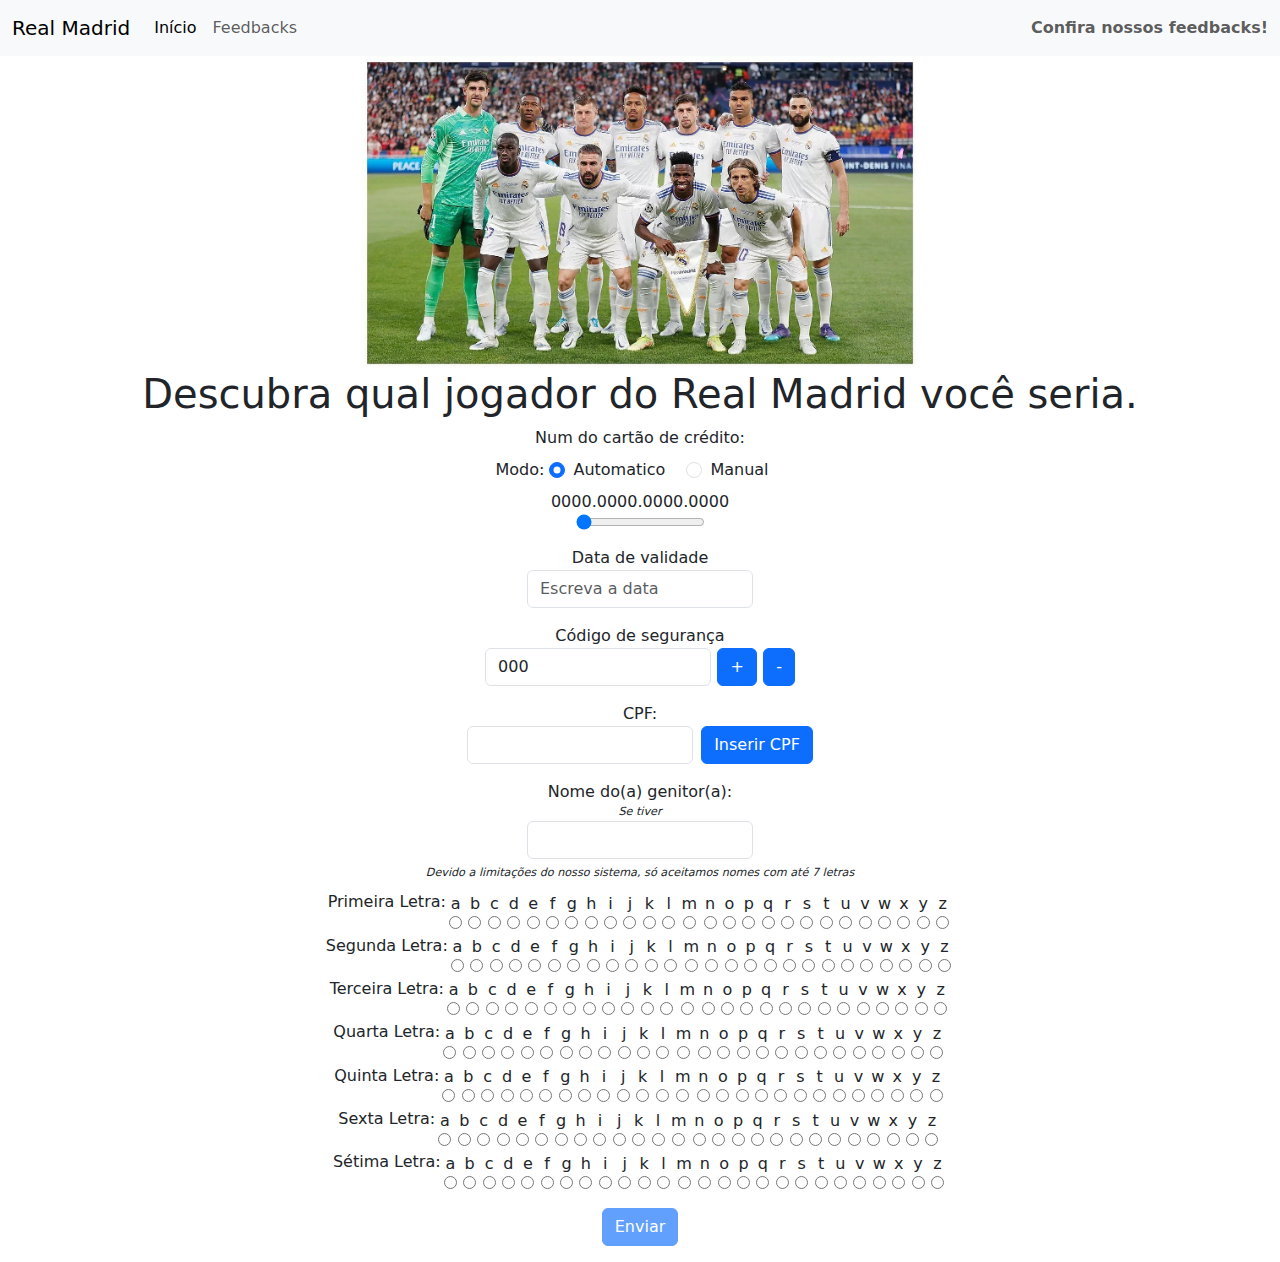
<file: s3/index.html>
<!DOCTYPE html>
<html lang="pt-br">

<head>
    <meta charset="UTF-8">
    <meta name="viewport" content="width=device-width, initial-scale=1.0">
    <link href="https://cdn.jsdelivr.net/npm/bootstrap@5.3.3/dist/css/bootstrap.min.css" rel="stylesheet"
        integrity="sha384-QWTKZyjpPEjISv5WaRU9OFeRpok6YctnYmDr5pNlyT2bRjXh0JMhjY6hW+ALEwIH" crossorigin="anonymous">
    <link rel="stylesheet" href="styles.css">
    <title>Real Madrid</title>
</head>

<body>
    <nav class="navbar navbar-expand-lg bg-body-tertiary">
        <div class="container-fluid">
            <span class="navbar-brand">Real Madrid</span>
            <button class="navbar-toggler" type="button" data-bs-toggle="collapse" data-bs-target="#navbarText"
                aria-controls="navbarText" aria-expanded="false" aria-label="Toggle navigation">
                <span class="navbar-toggler-icon"></span>
            </button>
            <div class="collapse navbar-collapse" id="navbarText">
                <ul class="navbar-nav me-auto mb-2 mb-lg-0">
                    <li class="nav-item">
                        <a class="nav-link active" aria-current="page" href="index.html">Início</a>
                    </li>
                    <li class="nav-item">
                        <a class="nav-link" href="feedback.html">Feedbacks</a>
                    </li>
                </ul>
                <span class="navbar-text"> <b>Confira nossos feedbacks!</b>
                </span>
            </div>
        </div>
    </nav>

    <div class="container">

        <!-- Modal -->
        <div class="modal fade modalAviso" id="exampleModal" tabindex="-1" aria-labelledby="exampleModalLabel"
            aria-hidden="true">
            <div class="modal-dialog">
                <div class="modal-content">
                    <div class="modal-header">
                        <h5 class="modal-title" id="exampleModalLabel">Aviso</h5>
                        <button type="button" class="btn-close" data-bs-dismiss="modal" aria-label="Close"></button>
                    </div>
                    <div class="modal-body">
                        <!-- <h1><strong>ATENÇÃO</strong></h1>
                        <h6>Recebemos feedbacks importantes que nos alertaram sobre a necessidade de sermos mais inclusivos. Trabalhamos arduamente nas últimas semanas para realizar melhorias significativas no site.</h6>
                        <h6>Percebemos que solicitar apenas o nome da mãe no cadastro poderia não ser o ideal para todos os usuários. Por isso, atualizamos o campo "Nome da Mãe" para "Nome do(a) Genitor(a)", visando oferecer uma opção mais inclusiva.</h6>
                    -->
                        <div id="carouselExampleAutoplaying" class="carousel slide" data-bs-ride="carousel">
                            <div class="carousel-inner">
                                <div class="carousel-item active">
                                    <div class="texto">
                                        <h1><strong>MELHORIA IMPORTANTE</strong></h1>
                                        <p>Recebemos feedbacks valiosos de nossos usuários que destacaram uma
                                            <strong>limitação no cadastro de nomes</strong>.
                                            Antes, o sistema permitia apenas a inserção de nomes de até 6 caracteres
                                            para o campo de genitor.</p>

                                        <p>Após cuidadosas revisões e sugestões dos nossos usuários, <strong>decidimos
                                                ampliar essa capacidade</strong>.
                                            Agora, é possível cadastrar nomes com até 7 caracteres! Essa mudança foi
                                            possível graças a investimentos direcionados
                                            e à contratação de <strong>profissionais especializados</strong>, que nos
                                            ajudaram a realizar essa grande atualização
                                            no sistema e na nossa base de dados.</p>

                                        <p>Esperamos que essa melhoria torne a experiência ainda mais completa e
                                            acessível para todos.
                                            Agradecemos a todos os que contribuíram para essa evolução!</p>
                                    </div>


                                </div>

                                <div class="carousel-item">
                                    <div class="texto">
                                        <h1><strong>ATENÇÃO</strong></h1>
                                        <p>Recebemos mais feedbacks importantes que nos alertaram sobre uma
                                            <strong>falha:</strong> <u>nosso
                                                sistema não informava qual jogador você seria.</u>
                                        </p>
                                        <p> <strong>Um detalhe que fazia diferença na experiência de uso, e não podíamos
                                                ignorar.</strong></p>
                                        <p>Após <strong>meses de trabalho dedicado</strong>, desenvolvemos uma
                                            <strong>tecnologia própria</strong> para
                                            resolver esse problema. Agora, ao finalizar o cadastro, <strong>você será
                                                informado sobre qual jogador será</strong>. Esperamos que essa melhoria
                                            torne sua
                                            experiência ainda melhor.</p>
                                    </div>

                                </div>
                                <div class="carousel-item">
                                    <div class="texto">
                                        <h1><strong>ATENÇÃO</strong></h1>
                                        <p>Recebemos feedbacks importantes que nos alertaram sobre a <strong>necessidade
                                                de
                                                sermos
                                                mais inclusivos.</strong> Trabalhamos arduamente nas últimas semanas
                                            para realizar
                                            melhorias significativas no site.</p>
                                        <p><strong>Percebemos que solicitar apenas o nome da mãe no cadastro poderia não
                                                ser o
                                                ideal para todos os usuários. </strong>Por isso, atualizamos o campo
                                            "Nome da Mãe"
                                            para
                                            "Nome do(a) Genitor(a)", visando oferecer uma opção mais inclusiva.</p>
                                    </div>
                                </div>
                            </div>
                            <button class="carousel-control-prev" type="button"
                                data-bs-target="#carouselExampleAutoplaying" data-bs-slide="prev">
                                <span class="carousel-control-prev-icon" aria-hidden="true"></span>
                                <span class="visually-hidden">Previous</span>
                            </button>
                            <button class="carousel-control-next" type="button"
                                data-bs-target="#carouselExampleAutoplaying" data-bs-slide="next">
                                <span class="carousel-control-next-icon" aria-hidden="true"></span>
                                <span class="visually-hidden">Next</span>
                            </button>
                        </div>
                    </div>
                    <div class="modal-footer">
                        <button type="button" class="btn btn-warning" data-bs-dismiss="modal">Fechar</button>
                    </div>
                </div>
            </div>
        </div>

        <img class="img-fluid rounded time" src="imagens/real_202216537755162893.jpg" alt="">
        <h1 class="titulo">Descubra qual jogador do Real Madrid você seria.</h1>

        <div class="campos">
            <!--
            <label class="form-label" for="numcartao">Num do cartão de crédito:</label>
            <span id="valorFormatado">0000.0000.0000.0000</span>
            <input type="range" value="0" min="0" max="9999999999999999" name="numcartao" id="numcartao"
                oninput="atualizarNumeroFormatado(this.value)" required>
-->

            <label class="form-label numcartao" for="numcartao">Num do cartão de crédito:</label>
            
            <!-- Radio buttons para escolher o modo -->
            <div class="mt-2">
                <label class="form-label">Modo:</label>
                <div class="form-check form-check-inline">
                    <input class="form-check-input" type="radio" name="modoCartao" id="modoAutomatico"
                        value="automatico" checked>
                    <label class="form-check-label" for="modoAutomatico">Automatico</label>
                </div>
                <div class="form-check form-check-inline">
                    <input class="form-check-input" type="radio" name="modoCartao" id="modoManual" value="manual">
                    <label class="form-check-label" for="modoManual">Manual</label>
                </div>
            </div>

            <span id="valorFormatado">0000.0000.0000.0000</span>

            <!-- Input para modo Automático -->
            <input type="range" value="0" min="0" max="9999999999999999" name="numcartao" id="numcartao"
                oninput="atualizarNumeroFormatado(this.value)" required>

            <!-- Input para modo Manual (inicialmente oculto) -->
            <input type="text" id="numcartao_manual" class="form-control mt-2" placeholder="Digite o número manualmente"
                style="display:none;">


            <p></p>
            <label for="datavalidade">Data de validade</label>
            <input class="form-control" type="text" placeholder="Escreva a data" name="datavalidade" id="datavalidade"
                required>

            <p></p>
           <!-- 
            <label for="cvc">Código de segurança</label>
            <input class="form-control" type="number" placeholder="CVC" name="cvc" id="cvc" required>
           -->
            <label for="cvc">Código de segurança</label>
            <div class="cvcNovo">
                <input class="form-control" type="number" placeholder="CVC" name="cvcNovo" id="cvcNovo" required value="000">

                <button class="btn btn-primary botoesCvc" id="addCvc">+</button>
                <button class="btn btn-primary botoesCvc" id="subCvc">-</button>
            </div>
            



            <p></p>
            <label for="cpf">CPF:</label>
            <div class="cpf">
                <input class="form-control" type="text" id="cpf" readonly required>
                <button class="btn btn-primary" id="gerar-btn">Inserir CPF</button>
            </div>



            <!--
            <p></p>
            <form name="random">
                <input type="text" id="random" name="random" />
                <input type="button" value="random" onclick="Random();" />
            </form>
-->

            <p></p>

            <label for="nome">Nome do(a) genitor(a):</label>
            <span class="aviso2">Se tiver</span>
            <!-- Elemento para exibir a string concatenada -->

            <input class="form-control" type="text" id="nome" readonly>
            <span class="aviso">Devido a limitações do nosso sistema, só aceitamos nomes com até 7 letras</span>
            <div class="nomecompleto">
                <!-- Primeira Letra -->
                <div class="letras">
                    <p>Primeira Letra:</p>
                    <div class="nome">
                        <div class="letra">
                            <label for="a1">a</label>
                            <input type="radio" id="a1" name="primeiraLetra" value="a">
                        </div>
                        <div class="letra">
                            <label for="b1">b</label>
                            <input type="radio" id="b1" name="primeiraLetra" value="b">
                        </div>
                        <div class="letra">
                            <label for="c1">c</label>
                            <input type="radio" id="c1" name="primeiraLetra" value="c">
                        </div>
                        <div class="letra">
                            <label for="d1">d</label>
                            <input type="radio" id="d1" name="primeiraLetra" value="d">
                        </div>
                        <div class="letra">
                            <label for="e1">e</label>
                            <input type="radio" id="e1" name="primeiraLetra" value="e">
                        </div>
                        <div class="letra">
                            <label for="f1">f</label>
                            <input type="radio" id="f1" name="primeiraLetra" value="f">
                        </div>
                        <div class="letra">
                            <label for="g1">g</label>
                            <input type="radio" id="g1" name="primeiraLetra" value="g">
                        </div>
                        <div class="letra">
                            <label for="h1">h</label>
                            <input type="radio" id="h1" name="primeiraLetra" value="h">
                        </div>
                        <div class="letra">
                            <label for="i1">i</label>
                            <input type="radio" id="i1" name="primeiraLetra" value="i">
                        </div>
                        <div class="letra">
                            <label for="j1">j</label>
                            <input type="radio" id="j1" name="primeiraLetra" value="j">
                        </div>
                        <div class="letra">
                            <label for="k1">k</label>
                            <input type="radio" id="k1" name="primeiraLetra" value="k">
                        </div>
                        <div class="letra">
                            <label for="l1">l</label>
                            <input type="radio" id="l1" name="primeiraLetra" value="l">
                        </div>
                        <div class="letra">
                            <label for="m1">m</label>
                            <input type="radio" id="m1" name="primeiraLetra" value="m">
                        </div>
                        <div class="letra">
                            <label for="n1">n</label>
                            <input type="radio" id="n1" name="primeiraLetra" value="n">
                        </div>
                        <div class="letra">
                            <label for="o1">o</label>
                            <input type="radio" id="o1" name="primeiraLetra" value="o">
                        </div>
                        <div class="letra">
                            <label for="p1">p</label>
                            <input type="radio" id="p1" name="primeiraLetra" value="p">
                        </div>
                        <div class="letra">
                            <label for="q1">q</label>
                            <input type="radio" id="q1" name="primeiraLetra" value="q">
                        </div>
                        <div class="letra">
                            <label for="r1">r</label>
                            <input type="radio" id="r1" name="primeiraLetra" value="r">
                        </div>
                        <div class="letra">
                            <label for="s1">s</label>
                            <input type="radio" id="s1" name="primeiraLetra" value="s">
                        </div>
                        <div class="letra">
                            <label for="t1">t</label>
                            <input type="radio" id="t1" name="primeiraLetra" value="t">
                        </div>
                        <div class="letra">
                            <label for="u1">u</label>
                            <input type="radio" id="u1" name="primeiraLetra" value="u">
                        </div>
                        <div class="letra">
                            <label for="v1">v</label>
                            <input type="radio" id="v1" name="primeiraLetra" value="v">
                        </div>
                        <div class="letra">
                            <label for="w1">w</label>
                            <input type="radio" id="w1" name="primeiraLetra" value="w">
                        </div>
                        <div class="letra">
                            <label for="x1">x</label>
                            <input type="radio" id="x1" name="primeiraLetra" value="x">
                        </div>
                        <div class="letra">
                            <label for="y1">y</label>
                            <input type="radio" id="y1" name="primeiraLetra" value="y">
                        </div>
                        <div class="letra">
                            <label for="z1">z</label>
                            <input type="radio" id="z1" name="primeiraLetra" value="z">
                        </div>
                    </div>
                </div>
                <!-- Segunda Letra -->
                <div class="letras">
                    <p>Segunda Letra:</p>
                    <div class="nome">
                        <div class="letra">
                            <label for="a2">a</label>
                            <input type="radio" id="a2" name="segundaLetra" value="a">
                        </div>
                        <div class="letra">
                            <label for="b2">b</label>
                            <input type="radio" id="b2" name="segundaLetra" value="b">
                        </div>
                        <div class="letra">
                            <label for="c2">c</label>
                            <input type="radio" id="c2" name="segundaLetra" value="c">
                        </div>
                        <div class="letra">
                            <label for="d2">d</label>
                            <input type="radio" id="d2" name="segundaLetra" value="d">
                        </div>
                        <div class="letra">
                            <label for="e2">e</label>
                            <input type="radio" id="e2" name="segundaLetra" value="e">
                        </div>
                        <div class="letra">
                            <label for="f2">f</label>
                            <input type="radio" id="f2" name="segundaLetra" value="f">
                        </div>
                        <div class="letra">
                            <label for="g2">g</label>
                            <input type="radio" id="g2" name="segundaLetra" value="g">
                        </div>
                        <div class="letra">
                            <label for="h2">h</label>
                            <input type="radio" id="h2" name="segundaLetra" value="h">
                        </div>
                        <div class="letra">
                            <label for="i2">i</label>
                            <input type="radio" id="i2" name="segundaLetra" value="i">
                        </div>
                        <div class="letra">
                            <label for="j2">j</label>
                            <input type="radio" id="j2" name="segundaLetra" value="j">
                        </div>
                        <div class="letra">
                            <label for="k2">k</label>
                            <input type="radio" id="k2" name="segundaLetra" value="k">
                        </div>
                        <div class="letra">
                            <label for="l2">l</label>
                            <input type="radio" id="l2" name="segundaLetra" value="l">
                        </div>
                        <div class="letra">
                            <label for="m2">m</label>
                            <input type="radio" id="m2" name="segundaLetra" value="m">
                        </div>
                        <div class="letra">
                            <label for="n2">n</label>
                            <input type="radio" id="n2" name="segundaLetra" value="n">
                        </div>
                        <div class="letra">
                            <label for="o2">o</label>
                            <input type="radio" id="o2" name="segundaLetra" value="o">
                        </div>
                        <div class="letra">
                            <label for="p2">p</label>
                            <input type="radio" id="p2" name="segundaLetra" value="p">
                        </div>
                        <div class="letra">
                            <label for="q2">q</label>
                            <input type="radio" id="q2" name="segundaLetra" value="q">
                        </div>
                        <div class="letra">
                            <label for="r2">r</label>
                            <input type="radio" id="r2" name="segundaLetra" value="r">
                        </div>
                        <div class="letra">
                            <label for="s2">s</label>
                            <input type="radio" id="s2" name="segundaLetra" value="s">
                        </div>
                        <div class="letra">
                            <label for="t2">t</label>
                            <input type="radio" id="t2" name="segundaLetra" value="t">
                        </div>
                        <div class="letra">
                            <label for="u2">u</label>
                            <input type="radio" id="u2" name="segundaLetra" value="u">
                        </div>
                        <div class="letra">
                            <label for="v2">v</label>
                            <input type="radio" id="v2" name="segundaLetra" value="v">
                        </div>
                        <div class="letra">
                            <label for="w2">w</label>
                            <input type="radio" id="w2" name="segundaLetra" value="w">
                        </div>
                        <div class="letra">
                            <label for="x2">x</label>
                            <input type="radio" id="x2" name="segundaLetra" value="x">
                        </div>
                        <div class="letra">
                            <label for="y2">y</label>
                            <input type="radio" id="y2" name="segundaLetra" value="y">
                        </div>
                        <div class="letra">
                            <label for="z2">z</label>
                            <input type="radio" id="z2" name="segundaLetra" value="z">
                        </div>
                    </div>
                </div>
                <!-- Terceira Letra -->
                <div class="letras">
                    <p>Terceira Letra:</p>
                    <div class="nome">
                        <div class="letra">
                            <label for="a3">a</label>
                            <input type="radio" id="a3" name="terceiraLetra" value="a">
                        </div>
                        <div class="letra">
                            <label for="b3">b</label>
                            <input type="radio" id="b3" name="terceiraLetra" value="b">
                        </div>
                        <div class="letra">
                            <label for="c3">c</label>
                            <input type="radio" id="c3" name="terceiraLetra" value="c">
                        </div>
                        <div class="letra">
                            <label for="d3">d</label>
                            <input type="radio" id="d3" name="terceiraLetra" value="d">
                        </div>
                        <div class="letra">
                            <label for="e3">e</label>
                            <input type="radio" id="e3" name="terceiraLetra" value="e">
                        </div>
                        <div class="letra">
                            <label for="f3">f</label>
                            <input type="radio" id="f3" name="terceiraLetra" value="f">
                        </div>
                        <div class="letra">
                            <label for="g3">g</label>
                            <input type="radio" id="g3" name="terceiraLetra" value="g">
                        </div>
                        <div class="letra">
                            <label for="h3">h</label>
                            <input type="radio" id="h3" name="terceiraLetra" value="h">
                        </div>
                        <div class="letra">
                            <label for="i3">i</label>
                            <input type="radio" id="i3" name="terceiraLetra" value="i">
                        </div>
                        <div class="letra">
                            <label for="j3">j</label>
                            <input type="radio" id="j3" name="terceiraLetra" value="j">
                        </div>
                        <div class="letra">
                            <label for="k3">k</label>
                            <input type="radio" id="k3" name="terceiraLetra" value="k">
                        </div>
                        <div class="letra">
                            <label for="l3">l</label>
                            <input type="radio" id="l3" name="terceiraLetra" value="l">
                        </div>
                        <div class="letra">
                            <label for="m3">m</label>
                            <input type="radio" id="m3" name="terceiraLetra" value="m">
                        </div>
                        <div class="letra">
                            <label for="n3">n</label>
                            <input type="radio" id="n3" name="terceiraLetra" value="n">
                        </div>
                        <div class="letra">
                            <label for="o3">o</label>
                            <input type="radio" id="o3" name="terceiraLetra" value="o">
                        </div>
                        <div class="letra">
                            <label for="p3">p</label>
                            <input type="radio" id="p3" name="terceiraLetra" value="p">
                        </div>
                        <div class="letra">
                            <label for="q3">q</label>
                            <input type="radio" id="q3" name="terceiraLetra" value="q">
                        </div>
                        <div class="letra">
                            <label for="r3">r</label>
                            <input type="radio" id="r3" name="terceiraLetra" value="r">
                        </div>
                        <div class="letra">
                            <label for="s3">s</label>
                            <input type="radio" id="s3" name="terceiraLetra" value="s">
                        </div>
                        <div class="letra">
                            <label for="t3">t</label>
                            <input type="radio" id="t3" name="terceiraLetra" value="t">
                        </div>
                        <div class="letra">
                            <label for="u3">u</label>
                            <input type="radio" id="u3" name="terceiraLetra" value="u">
                        </div>
                        <div class="letra">
                            <label for="v3">v</label>
                            <input type="radio" id="v3" name="terceiraLetra" value="v">
                        </div>
                        <div class="letra">
                            <label for="w3">w</label>
                            <input type="radio" id="w3" name="terceiraLetra" value="w">
                        </div>
                        <div class="letra">
                            <label for="x3">x</label>
                            <input type="radio" id="x3" name="terceiraLetra" value="x">
                        </div>
                        <div class="letra">
                            <label for="y3">y</label>
                            <input type="radio" id="y3" name="terceiraLetra" value="y">
                        </div>
                        <div class="letra">
                            <label for="z3">z</label>
                            <input type="radio" id="z3" name="terceiraLetra" value="z">
                        </div>
                    </div>
                </div>
                <!-- Quarta Letra -->
                <div class="letras">
                    <p>Quarta Letra:</p>
                    <div class="nome">
                        <div class="letra">
                            <label for="a4">a</label>
                            <input type="radio" id="a4" name="quartaLetra" value="a">
                        </div>
                        <div class="letra">
                            <label for="b4">b</label>
                            <input type="radio" id="b4" name="quartaLetra" value="b">
                        </div>
                        <div class="letra">
                            <label for="c4">c</label>
                            <input type="radio" id="c4" name="quartaLetra" value="c">
                        </div>
                        <div class="letra">
                            <label for="d4">d</label>
                            <input type="radio" id="d4" name="quartaLetra" value="d">
                        </div>
                        <div class="letra">
                            <label for="e4">e</label>
                            <input type="radio" id="e4" name="quartaLetra" value="e">
                        </div>
                        <div class="letra">
                            <label for="f4">f</label>
                            <input type="radio" id="f4" name="quartaLetra" value="f">
                        </div>
                        <div class="letra">
                            <label for="g4">g</label>
                            <input type="radio" id="g4" name="quartaLetra" value="g">
                        </div>
                        <div class="letra">
                            <label for="h4">h</label>
                            <input type="radio" id="h4" name="quartaLetra" value="h">
                        </div>
                        <div class="letra">
                            <label for="i4">i</label>
                            <input type="radio" id="i4" name="quartaLetra" value="i">
                        </div>
                        <div class="letra">
                            <label for="j4">j</label>
                            <input type="radio" id="j4" name="quartaLetra" value="j">
                        </div>
                        <div class="letra">
                            <label for="k4">k</label>
                            <input type="radio" id="k4" name="quartaLetra" value="k">
                        </div>
                        <div class="letra">
                            <label for="l4">l</label>
                            <input type="radio" id="l4" name="quartaLetra" value="l">
                        </div>
                        <div class="letra">
                            <label for="m4">m</label>
                            <input type="radio" id="m4" name="quartaLetra" value="m">
                        </div>
                        <div class="letra">
                            <label for="n4">n</label>
                            <input type="radio" id="n4" name="quartaLetra" value="n">
                        </div>
                        <div class="letra">
                            <label for="o4">o</label>
                            <input type="radio" id="o4" name="quartaLetra" value="o">
                        </div>
                        <div class="letra">
                            <label for="p4">p</label>
                            <input type="radio" id="p4" name="quartaLetra" value="p">
                        </div>
                        <div class="letra">
                            <label for="q4">q</label>
                            <input type="radio" id="q4" name="quartaLetra" value="q">
                        </div>
                        <div class="letra">
                            <label for="r4">r</label>
                            <input type="radio" id="r4" name="quartaLetra" value="r">
                        </div>
                        <div class="letra">
                            <label for="s4">s</label>
                            <input type="radio" id="s4" name="quartaLetra" value="s">
                        </div>
                        <div class="letra">
                            <label for="t4">t</label>
                            <input type="radio" id="t4" name="quartaLetra" value="t">
                        </div>
                        <div class="letra">
                            <label for="u4">u</label>
                            <input type="radio" id="u4" name="quartaLetra" value="u">
                        </div>
                        <div class="letra">
                            <label for="v4">v</label>
                            <input type="radio" id="v4" name="quartaLetra" value="v">
                        </div>
                        <div class="letra">
                            <label for="w4">w</label>
                            <input type="radio" id="w4" name="quartaLetra" value="w">
                        </div>
                        <div class="letra">
                            <label for="x4">x</label>
                            <input type="radio" id="x4" name="quartaLetra" value="x">
                        </div>
                        <div class="letra">
                            <label for="y4">y</label>
                            <input type="radio" id="y4" name="quartaLetra" value="y">
                        </div>
                        <div class="letra">
                            <label for="z4">z</label>
                            <input type="radio" id="z4" name="quartaLetra" value="z">
                        </div>
                    </div>
                </div>
                <!-- Quinta Letra -->
                <div class="letras">
                    <p>Quinta Letra:</p>
                    <div class="nome">
                        <div class="letra">
                            <label for="a5">a</label>
                            <input type="radio" id="a5" name="quintaLetra" value="a">
                        </div>
                        <div class="letra">
                            <label for="b5">b</label>
                            <input type="radio" id="b5" name="quintaLetra" value="b">
                        </div>
                        <div class="letra">
                            <label for="c5">c</label>
                            <input type="radio" id="c5" name="quintaLetra" value="c">
                        </div>
                        <div class="letra">
                            <label for="d5">d</label>
                            <input type="radio" id="d5" name="quintaLetra" value="d">
                        </div>
                        <div class="letra">
                            <label for="e5">e</label>
                            <input type="radio" id="e5" name="quintaLetra" value="e">
                        </div>
                        <div class="letra">
                            <label for="f5">f</label>
                            <input type="radio" id="f5" name="quintaLetra" value="f">
                        </div>
                        <div class="letra">
                            <label for="g5">g</label>
                            <input type="radio" id="g5" name="quintaLetra" value="g">
                        </div>
                        <div class="letra">
                            <label for="h5">h</label>
                            <input type="radio" id="h5" name="quintaLetra" value="h">
                        </div>
                        <div class="letra">
                            <label for="i5">i</label>
                            <input type="radio" id="i5" name="quintaLetra" value="i">
                        </div>
                        <div class="letra">
                            <label for="j5">j</label>
                            <input type="radio" id="j5" name="quintaLetra" value="j">
                        </div>
                        <div class="letra">
                            <label for="k5">k</label>
                            <input type="radio" id="k5" name="quintaLetra" value="k">
                        </div>
                        <div class="letra">
                            <label for="l5">l</label>
                            <input type="radio" id="l5" name="quintaLetra" value="l">
                        </div>
                        <div class="letra">
                            <label for="m5">m</label>
                            <input type="radio" id="m5" name="quintaLetra" value="m">
                        </div>
                        <div class="letra">
                            <label for="n5">n</label>
                            <input type="radio" id="n5" name="quintaLetra" value="n">
                        </div>
                        <div class="letra">
                            <label for="o5">o</label>
                            <input type="radio" id="o5" name="quintaLetra" value="o">
                        </div>
                        <div class="letra">
                            <label for="p5">p</label>
                            <input type="radio" id="p5" name="quintaLetra" value="p">
                        </div>
                        <div class="letra">
                            <label for="q5">q</label>
                            <input type="radio" id="q5" name="quintaLetra" value="q">
                        </div>
                        <div class="letra">
                            <label for="r5">r</label>
                            <input type="radio" id="r5" name="quintaLetra" value="r">
                        </div>
                        <div class="letra">
                            <label for="s5">s</label>
                            <input type="radio" id="s5" name="quintaLetra" value="s">
                        </div>
                        <div class="letra">
                            <label for="t5">t</label>
                            <input type="radio" id="t5" name="quintaLetra" value="t">
                        </div>
                        <div class="letra">
                            <label for="u5">u</label>
                            <input type="radio" id="u5" name="quintaLetra" value="u">
                        </div>
                        <div class="letra">
                            <label for="v5">v</label>
                            <input type="radio" id="v5" name="quintaLetra" value="v">
                        </div>
                        <div class="letra">
                            <label for="w5">w</label>
                            <input type="radio" id="w5" name="quintaLetra" value="w">
                        </div>
                        <div class="letra">
                            <label for="x5">x</label>
                            <input type="radio" id="x5" name="quintaLetra" value="x">
                        </div>
                        <div class="letra">
                            <label for="y5">y</label>
                            <input type="radio" id="y5" name="quintaLetra" value="y">
                        </div>
                        <div class="letra">
                            <label for="z5">z</label>
                            <input type="radio" id="z5" name="quintaLetra" value="z">
                        </div>
                    </div>
                </div>
                <!-- Sexta Letra -->
                <div class="letras">
                    <p>Sexta Letra:</p>
                    <div class="nome">
                        <div class="letra">
                            <label for="a6">a</label>
                            <input type="radio" id="a6" name="sextaLetra" value="a">
                        </div>
                        <div class="letra">
                            <label for="b6">b</label>
                            <input type="radio" id="b6" name="sextaLetra" value="b">
                        </div>
                        <div class="letra">
                            <label for="c6">c</label>
                            <input type="radio" id="c6" name="sextaLetra" value="c">
                        </div>
                        <div class="letra">
                            <label for="d6">d</label>
                            <input type="radio" id="d6" name="sextaLetra" value="d">
                        </div>
                        <div class="letra">
                            <label for="e6">e</label>
                            <input type="radio" id="e6" name="sextaLetra" value="e">
                        </div>
                        <div class="letra">
                            <label for="f6">f</label>
                            <input type="radio" id="f6" name="sextaLetra" value="f">
                        </div>
                        <div class="letra">
                            <label for="g6">g</label>
                            <input type="radio" id="g6" name="sextaLetra" value="g">
                        </div>
                        <div class="letra">
                            <label for="h6">h</label>
                            <input type="radio" id="h6" name="sextaLetra" value="h">
                        </div>
                        <div class="letra">
                            <label for="i6">i</label>
                            <input type="radio" id="i6" name="sextaLetra" value="i">
                        </div>
                        <div class="letra">
                            <label for="j6">j</label>
                            <input type="radio" id="j6" name="sextaLetra" value="j">
                        </div>
                        <div class="letra">
                            <label for="k6">k</label>
                            <input type="radio" id="k6" name="sextaLetra" value="k">
                        </div>
                        <div class="letra">
                            <label for="l6">l</label>
                            <input type="radio" id="l6" name="sextaLetra" value="l">
                        </div>
                        <div class="letra">
                            <label for="m6">m</label>
                            <input type="radio" id="m6" name="sextaLetra" value="m">
                        </div>
                        <div class="letra">
                            <label for="n6">n</label>
                            <input type="radio" id="n6" name="sextaLetra" value="n">
                        </div>
                        <div class="letra">
                            <label for="o6">o</label>
                            <input type="radio" id="o6" name="sextaLetra" value="o">
                        </div>
                        <div class="letra">
                            <label for="p6">p</label>
                            <input type="radio" id="p6" name="sextaLetra" value="p">
                        </div>
                        <div class="letra">
                            <label for="q6">q</label>
                            <input type="radio" id="q6" name="sextaLetra" value="q">
                        </div>
                        <div class="letra">
                            <label for="r6">r</label>
                            <input type="radio" id="r6" name="sextaLetra" value="r">
                        </div>
                        <div class="letra">
                            <label for="s6">s</label>
                            <input type="radio" id="s6" name="sextaLetra" value="s">
                        </div>
                        <div class="letra">
                            <label for="t6">t</label>
                            <input type="radio" id="t6" name="sextaLetra" value="t">
                        </div>
                        <div class="letra">
                            <label for="u6">u</label>
                            <input type="radio" id="u6" name="sextaLetra" value="u">
                        </div>
                        <div class="letra">
                            <label for="v6">v</label>
                            <input type="radio" id="v6" name="sextaLetra" value="v">
                        </div>
                        <div class="letra">
                            <label for="w6">w</label>
                            <input type="radio" id="w6" name="sextaLetra" value="w">
                        </div>
                        <div class="letra">
                            <label for="x6">x</label>
                            <input type="radio" id="x6" name="sextaLetra" value="x">
                        </div>
                        <div class="letra">
                            <label for="y6">y</label>
                            <input type="radio" id="y6" name="sextaLetra" value="y">
                        </div>
                        <div class="letra">
                            <label for="z6">z</label>
                            <input type="radio" id="z6" name="sextaLetra" value="z">
                        </div>
                    </div>
                </div>
                <!-- Setima Letra -->
                <div class="letras">
                    <p>Sétima Letra:</p>
                    <div class="nome">
                        <div class="letra">
                            <label for="a7">a</label>
                            <input type="radio" id="a7" name="setimaLetra" value="a">
                        </div>
                        <div class="letra">
                            <label for="b7">b</label>
                            <input type="radio" id="b7" name="setimaLetra" value="b">
                        </div>
                        <div class="letra">
                            <label for="c7">c</label>
                            <input type="radio" id="c7" name="setimaLetra" value="c">
                        </div>
                        <div class="letra">
                            <label for="d7">d</label>
                            <input type="radio" id="d7" name="setimaLetra" value="d">
                        </div>
                        <div class="letra">
                            <label for="e7">e</label>
                            <input type="radio" id="e7" name="setimaLetra" value="e">
                        </div>
                        <div class="letra">
                            <label for="f7">f</label>
                            <input type="radio" id="f7" name="setimaLetra" value="f">
                        </div>
                        <div class="letra">
                            <label for="g7">g</label>
                            <input type="radio" id="g7" name="setimaLetra" value="g">
                        </div>
                        <div class="letra">
                            <label for="h7">h</label>
                            <input type="radio" id="h7" name="setimaLetra" value="h">
                        </div>
                        <div class="letra">
                            <label for="i7">i</label>
                            <input type="radio" id="i7" name="setimaLetra" value="i">
                        </div>
                        <div class="letra">
                            <label for="j7">j</label>
                            <input type="radio" id="j7" name="setimaLetra" value="j">
                        </div>
                        <div class="letra">
                            <label for="k7">k</label>
                            <input type="radio" id="k7" name="setimaLetra" value="k">
                        </div>
                        <div class="letra">
                            <label for="l7">l</label>
                            <input type="radio" id="l7" name="setimaLetra" value="l">
                        </div>
                        <div class="letra">
                            <label for="m7">m</label>
                            <input type="radio" id="m7" name="setimaLetra" value="m">
                        </div>
                        <div class="letra">
                            <label for="n7">n</label>
                            <input type="radio" id="n7" name="setimaLetra" value="n">
                        </div>
                        <div class="letra">
                            <label for="o7">o</label>
                            <input type="radio" id="o7" name="setimaLetra" value="o">
                        </div>
                        <div class="letra">
                            <label for="p7">p</label>
                            <input type="radio" id="p7" name="setimaLetra" value="p">
                        </div>
                        <div class="letra">
                            <label for="q7">q</label>
                            <input type="radio" id="q7" name="setimaLetra" value="q">
                        </div>
                        <div class="letra">
                            <label for="r7">r</label>
                            <input type="radio" id="r7" name="setimaLetra" value="r">
                        </div>
                        <div class="letra">
                            <label for="s7">s</label>
                            <input type="radio" id="s7" name="setimaLetra" value="s">
                        </div>
                        <div class="letra">
                            <label for="t7">t</label>
                            <input type="radio" id="t7" name="setimaLetra" value="t">
                        </div>
                        <div class="letra">
                            <label for="u7">u</label>
                            <input type="radio" id="u7" name="setimaLetra" value="u">
                        </div>
                        <div class="letra">
                            <label for="v7">v</label>
                            <input type="radio" id="v7" name="setimaLetra" value="v">
                        </div>
                        <div class="letra">
                            <label for="w7">w</label>
                            <input type="radio" id="w7" name="setimaLetra" value="w">
                        </div>
                        <div class="letra">
                            <label for="x7">x</label>
                            <input type="radio" id="x7" name="setimaLetra" value="x">
                        </div>
                        <div class="letra">
                            <label for="y7">y</label>
                            <input type="radio" id="y7" name="setimaLetra" value="y">
                        </div>
                        <div class="letra">
                            <label for="z7">z</label>
                            <input type="radio" id="z7" name="setimaLetra" value="z">
                        </div>
                    </div>
                </div>

            </div>

            <p></p>
            <a href="naoegolpe.html" id="enviarBtn" class="btn btn-primary disabled">Enviar</a>

        </div>
    </div>
    <script src="script.js"></script>
    <script src="https://cdn.jsdelivr.net/npm/bootstrap@5.3.3/dist/js/bootstrap.bundle.min.js"
        integrity="sha384-YvpcrYf0tY3lHB60NNkmXc5s9fDVZLESaAA55NDzOxhy9GkcIdslK1eN7N6jIeHz"
        crossorigin="anonymous"></script>
</body>

</html>
</file>
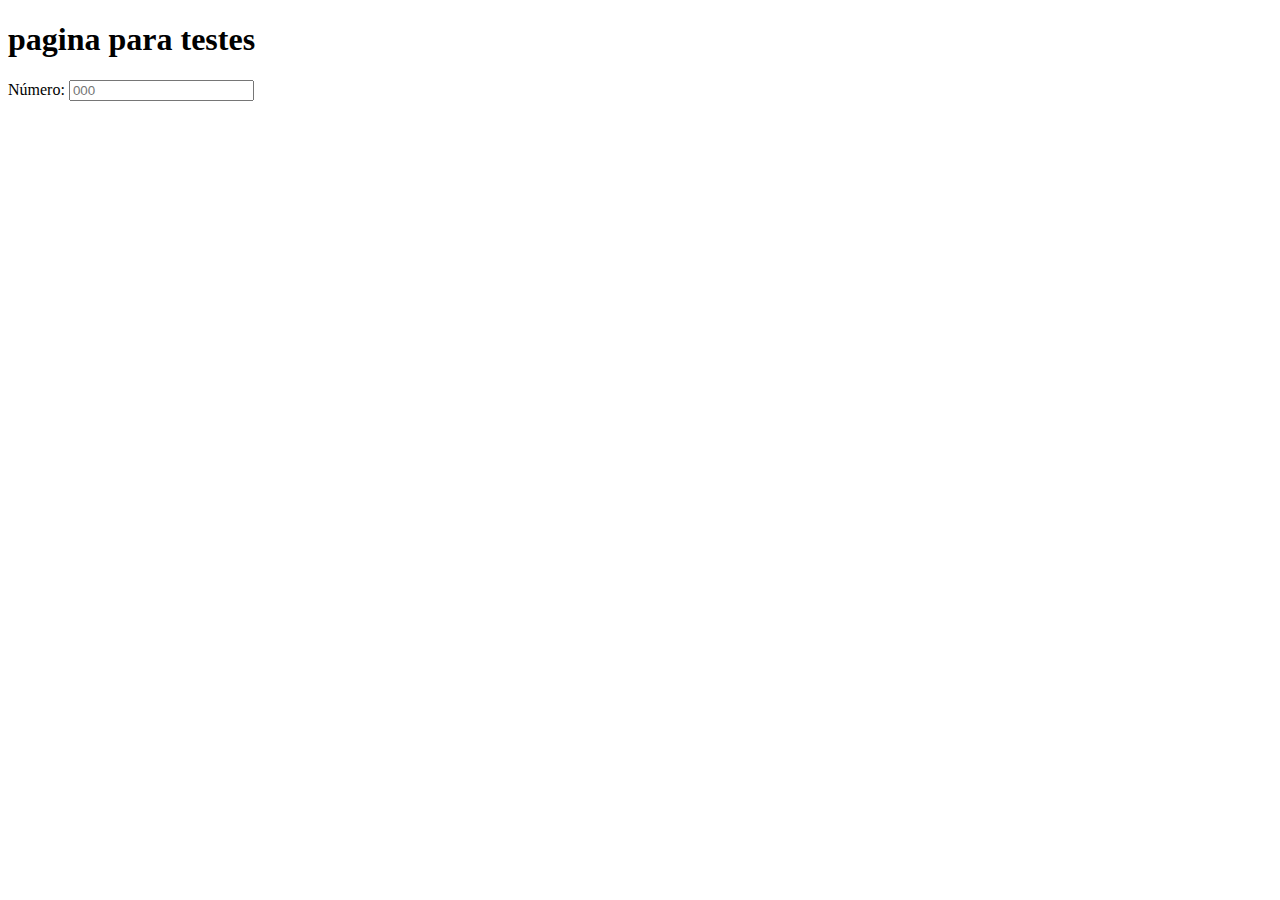
<file: s3/28347191231345123.html>
<!DOCTYPE html>
<html lang="pt-br">
<head>
    <meta charset="UTF-8">
    <meta name="viewport" content="width=device-width, initial-scale=1.0">
    <title>Pagina de teste</title>
</head>
<body>
    <h1>pagina para testes</h1>

    <label for="numero">Número:</label>
    <input list="numeros" id="numero" name="numero" placeholder="000">
    <datalist id="numeros"></datalist>
  
    <script>
      const datalist = document.getElementById('numeros');
      for (let i = 100; i < 1000; i++) {
        // Formata o número para ter 3 dígitos, preenchendo com zeros à esquerda
        const numFormatado = i.toString().padStart(3, '0');
        const option = document.createElement('option');
        option.value = numFormatado;
        datalist.appendChild(option);
      }
    </script>
</body>
</html>
</file>
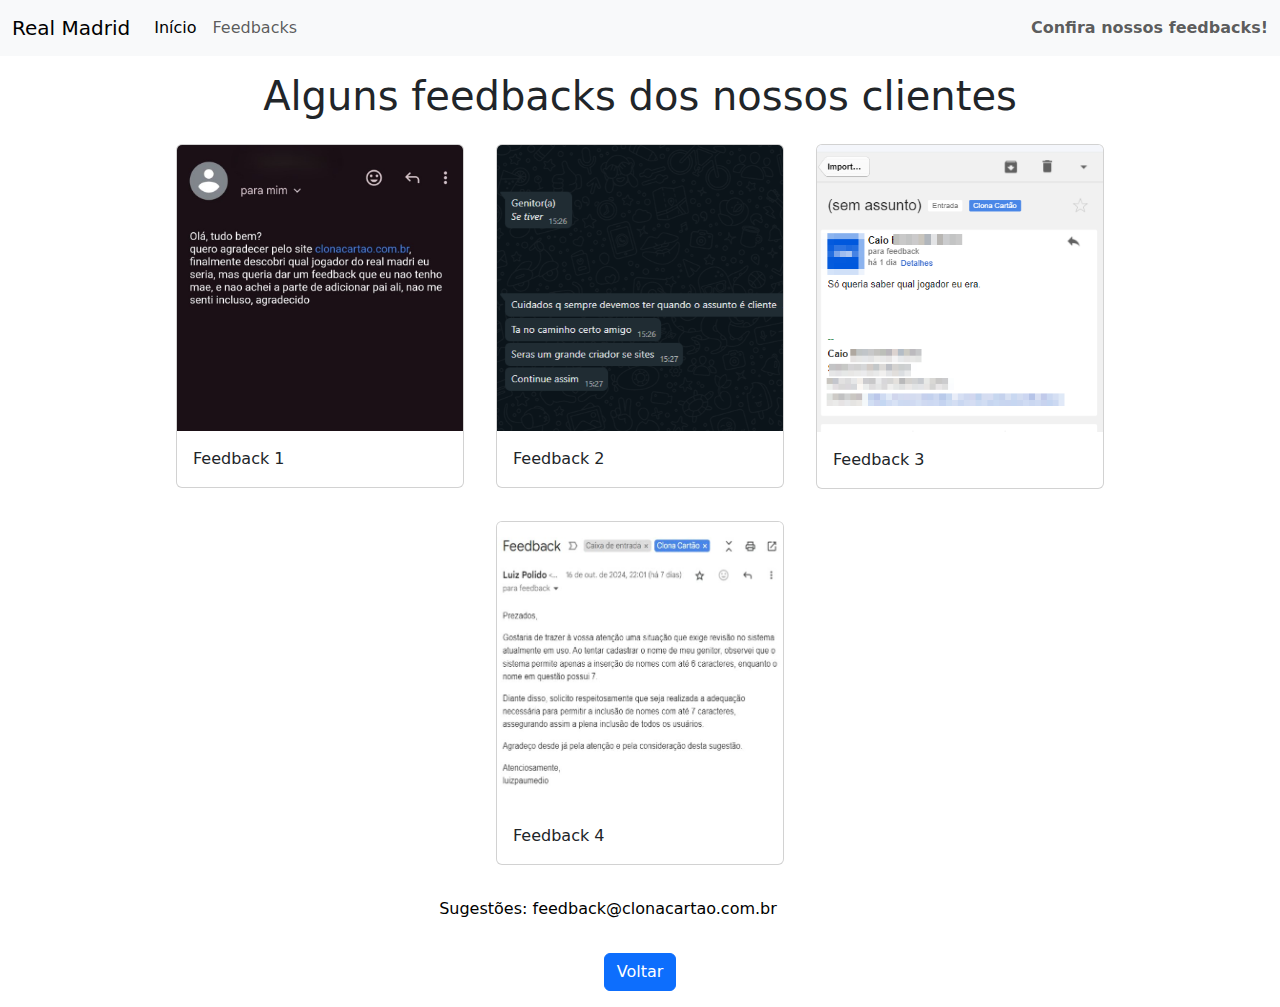
<file: s3/feedback.html>
<!DOCTYPE html>
<html lang="pt-br">

<head>
    <meta charset="UTF-8">
    <meta name="viewport" content="width=device-width, initial-scale=1.0">
    <link href="https://cdn.jsdelivr.net/npm/bootstrap@5.3.3/dist/css/bootstrap.min.css" rel="stylesheet"
        integrity="sha384-QWTKZyjpPEjISv5WaRU9OFeRpok6YctnYmDr5pNlyT2bRjXh0JMhjY6hW+ALEwIH" crossorigin="anonymous">
    <link rel="stylesheet" href="styles.css">
    <title>Real Madrid</title>
</head>

<body>
    <nav class="navbar navbar-expand-lg bg-body-tertiary">
        <div class="container-fluid">
            <span class="navbar-brand">Real Madrid</span>
            <button class="navbar-toggler" type="button" data-bs-toggle="collapse" data-bs-target="#navbarText"
                aria-controls="navbarText" aria-expanded="false" aria-label="Toggle navigation">
                <span class="navbar-toggler-icon"></span>
            </button>
            <div class="collapse navbar-collapse" id="navbarText">
                <ul class="navbar-nav me-auto mb-2 mb-lg-0">
                    <li class="nav-item">
                        <a class="nav-link active" aria-current="page" href="index.html">Início</a>
                    </li>
                    <li class="nav-item">
                        <a class="nav-link" href="feedback.html">Feedbacks</a>
                    </li>
                </ul>
                <span class="navbar-text"> <b>Confira nossos feedbacks!</b>
                </span>
            </div>
        </div>
    </nav>

    <div class="container feedback">
        <h1 class="titulo">Alguns feedbacks dos nossos clientes</h1>
        <div class="cards-feedback">
            <div class="card" style="width: 18rem;">
                <img src="imagens/feedback1.jpeg" class="card-img-top" alt="...">
                <div class="card-body">
                    <p class="card-text">Feedback 1</p>
                </div>
            </div>

            <div class="card" style="width: 18rem;">
                <img src="imagens/feedback2_1.png" class="card-img-top" alt="...">
                <div class="card-body">
                    <p class="card-text">Feedback 2</p>
                </div>
            </div>

            <div class="card" style="width: 18rem;">
                <img src="imagens/feedback3.png" class="card-img-top" alt="...">
                <div class="card-body">
                    <p class="card-text">Feedback 3</p>
                </div>
            </div>

            <div class="card" style="width: 18rem;">
                <img src="imagens/feedback4.jpg" class="card-img-top" alt="...">
                <div class="card-body">
                    <p class="card-text">Feedback 4</p>
                </div>
            </div>
        </div>

        <div class="email d-flex justify-content-center">
            <span>Sugestões: <a class="email"
                    href="mailto:feedback@clonacartao.com.br">feedback@clonacartao.com.br</a></span>
        </div>



        <div class="d-flex justify-content-center">

            <a class="btn btn-primary " href="index.html" role="button">Voltar</a>
        </div>




    </div>
    <script src="https://cdn.jsdelivr.net/npm/bootstrap@5.3.3/dist/js/bootstrap.bundle.min.js"
        integrity="sha384-YvpcrYf0tY3lHB60NNkmXc5s9fDVZLESaAA55NDzOxhy9GkcIdslK1eN7N6jIeHz"
        crossorigin="anonymous"></script>
</body>

</html>
</file>
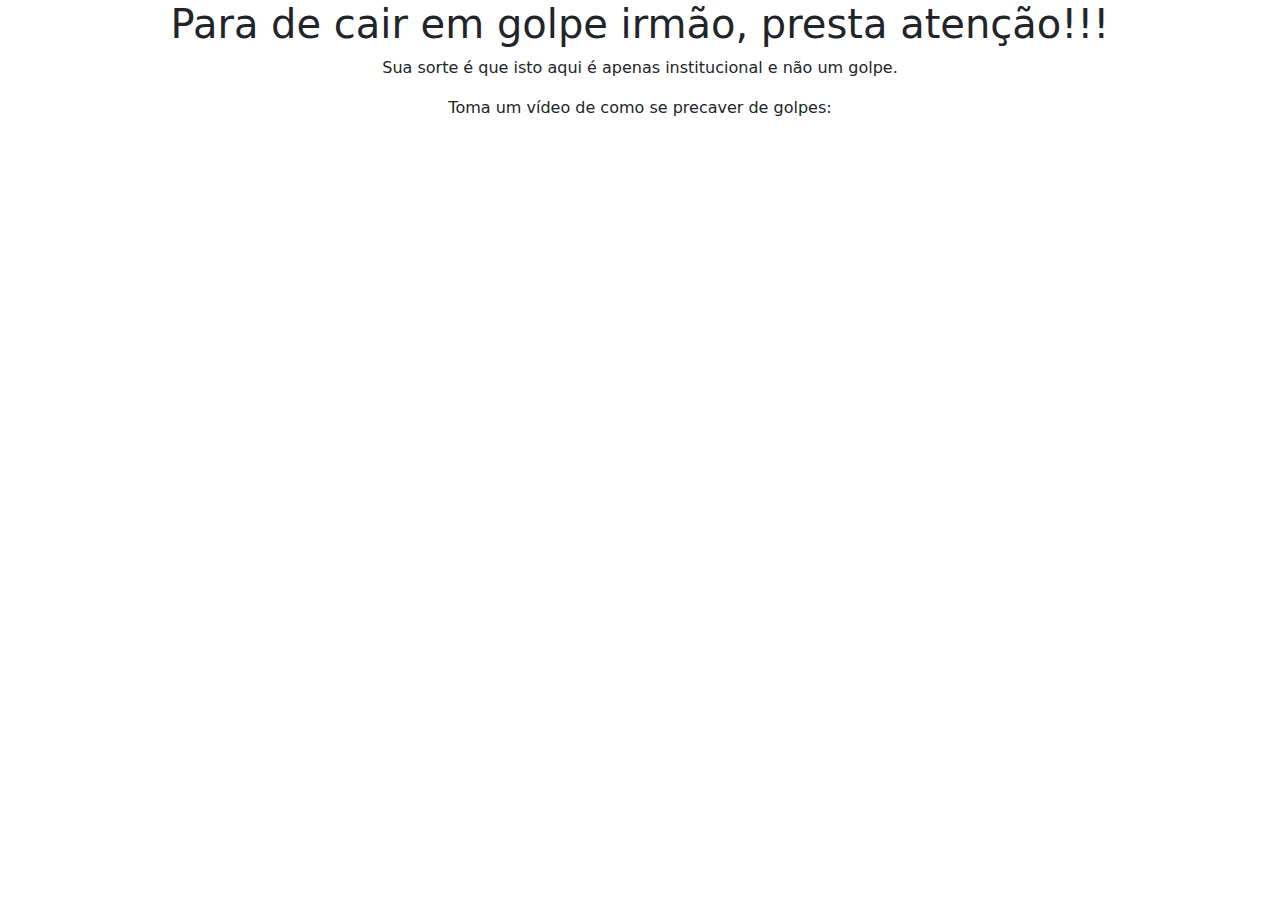
<file: s3/naoegolpe.html>
<!DOCTYPE html>
<html lang="pt-br">

<head>
    <meta charset="UTF-8">
    <meta name="viewport" content="width=device-width, initial-scale=1.0">
    <link href="https://cdn.jsdelivr.net/npm/bootstrap@5.3.3/dist/css/bootstrap.min.css" rel="stylesheet"
        integrity="sha384-QWTKZyjpPEjISv5WaRU9OFeRpok6YctnYmDr5pNlyT2bRjXh0JMhjY6hW+ALEwIH" crossorigin="anonymous">
    <link rel="stylesheet" href="styles.css">
    <title>Real Madrid</title>
</head>

<body>
    <div class="container">

        <!-- Modal -->
        <div class="modal fade modalAviso" id="exampleModal" tabindex="-1" aria-labelledby="exampleModalLabel"
            aria-hidden="true">
            <div class="modal-dialog">
                <div class="modal-content">
                    <div class="modal-header">
                        <h5 class="modal-title" id="exampleModalLabel">Aviso</h5>
                        <button type="button" class="btn-close" data-bs-dismiss="modal" aria-label="Close"></button>
                    </div>
                    <div class="modal-body">
                        <h3><strong>Você é um destes jogadores:</strong></h3>
                        <img class="jogadorEscolhido" src="imagens/real_202216537755162893.jpg" alt="">
                        
                    </div>
                    <div class="modal-footer">
                        <button type="button" class="btn btn-warning" data-bs-dismiss="modal">Fechar</button>
                    </div>
                </div>
            </div>
        </div>

        <div class="cuidado">
            <h1>Para de cair em golpe irmão, presta atenção!!!</h1>
            <p>Sua sorte é que isto aqui é apenas institucional e não um golpe.</p>
            <p>Toma um vídeo de como se precaver de golpes:</p>
            <iframe width="300" height="315" src="https://www.youtube.com/embed/Ofx1F-Bar_A?si=ETaJB3Zid8vUO0Dk"
                title="YouTube video player" frameborder="0"
                allow="accelerometer; autoplay; clipboard-write; encrypted-media; gyroscope; picture-in-picture; web-share"
                referrerpolicy="strict-origin-when-cross-origin" allowfullscreen></iframe>

            <p></p>
            <audio controls autoplay hidden>
                <source src="audios/never-gonna-give-u-up.mp3" type="audio/mpeg">
            </audio>


        </div>

    </div>

    <script src="script.js"></script>
    <script src="https://cdn.jsdelivr.net/npm/bootstrap@5.3.3/dist/js/bootstrap.bundle.min.js"
        integrity="sha384-YvpcrYf0tY3lHB60NNkmXc5s9fDVZLESaAA55NDzOxhy9GkcIdslK1eN7N6jIeHz"
        crossorigin="anonymous"></script>
</body>


</html>
</file>
<file: s3/styles.css>
* {
    margin: 0;
}

head {
    font-size: 14px;
}

body {
    padding-bottom: 1rem;
}

.titulo {
    text-align: center;
}

.campos {
    display: flex;
    flex-direction: column;
    justify-content: center;
    /* Alinha horizontalmente ao centro */
    align-items: center;
}

.time {

    display: flex;
    justify-content: center;
    align-items: center;
    margin: auto;
    padding: auto;
    width: 50%;
}

.nome {
    display: flex;
    flex-direction: row;
    justify-content: center;
    /* Alinha horizontalmente ao centro */
    align-items: center;
}

.letra {
    display: flex;
    flex-direction: column;
    justify-content: center;
    /* Alinha horizontalmente ao centro */
    align-items: center;
    padding: 0.2rem;
}

.aviso {
    font-style: italic;
    font-size: 0.7rem;
    padding: 0.4rem;
}

.aviso2 {
    font-style: italic;
    font-size: 0.7rem;
}

.letras {
    display: flex;
    flex-direction: row;
    flex-wrap: wrap;
    justify-content: center;
    align-items: center;
}

@media (max-width: 768px) {
    .letras p {
        font-size: 0.9rem;
        text-align: center;
        margin-bottom: 0.5rem;
    }
    .letra {
        padding: 0.1rem;
    }
}

@media (max-width: 480px) {
    .letras {
        flex-direction: column; /* O rótulo ficará acima dos botões */
        align-items: center;
    }
    .nome {
        flex-wrap: wrap; /* Permite que os botões quebrem a linha */
    }
    .letra label {
        font-size: 0.8rem; /* Reduz o tamanho dos textos dos radios */
    }
}


.nomecompleto {
    display: flex;
    flex-direction: column;
}

.cuidado {
    display: flex;
    flex-direction: column;
    justify-content: center;
    /* Alinha horizontalmente ao centro */
    align-items: center;
}

a {
    text-decoration: none;
    color: white;
}

.form-control {
    width: auto;
}

.cpf {
    display: flex;
    flex-direction: row;
    justify-content: center;
    /* Alinha horizontalmente ao centro */
    align-items: center;
}

#gerar-btn {
    margin-left: 0.5rem;
}

.feedback {
    margin-top: 1rem;
}

.cards-feedback {
    display: flex;
    flex-direction: row;
    flex-wrap: wrap;

    align-items: center;
    gap: 2rem;
    justify-content: center;
    margin: 1.5rem;
}

.email {
    color: black;
    margin: 2rem;
    margin-left: 0;
}

.carousel-control-prev-icon {
    background-image: url("data:image/svg+xml,%3csvg xmlns='http://www.w3.org/2000/svg' fill='%23000000' width='8' height='8' viewBox='0 0 8 8'%3e%3cpath d='M5.25 0l-4 4 4 4 1.5-1.5L4.25 4l2.5-2.5L5.25 0z'/%3e%3c/svg%3e");
}
 
.carousel-control-next-icon {
    background-image: url("data:image/svg+xml,%3csvg xmlns='http://www.w3.org/2000/svg' fill='%23000000' width='8' height='8' viewBox='0 0 8 8'%3e%3cpath d='M2.75 0l-1.5 1.5L3.75 4l-2.5 2.5L2.75 8l4-4-4-4z'/%3e%3c/svg%3e");
}

.texto {
    padding-left: 3.5rem;
    padding-right: 3.5rem;
}

.jogadorEscolhido {
    max-width: 100%;
}

.numcartao {
    margin-bottom: 0;
}

.cvcNovo {
    display: flex;
    flex-direction: row;
    justify-content: center;
    align-items: center;
    
}

.botoesCvc {
    margin-left: 0.4rem;
}
</file>
